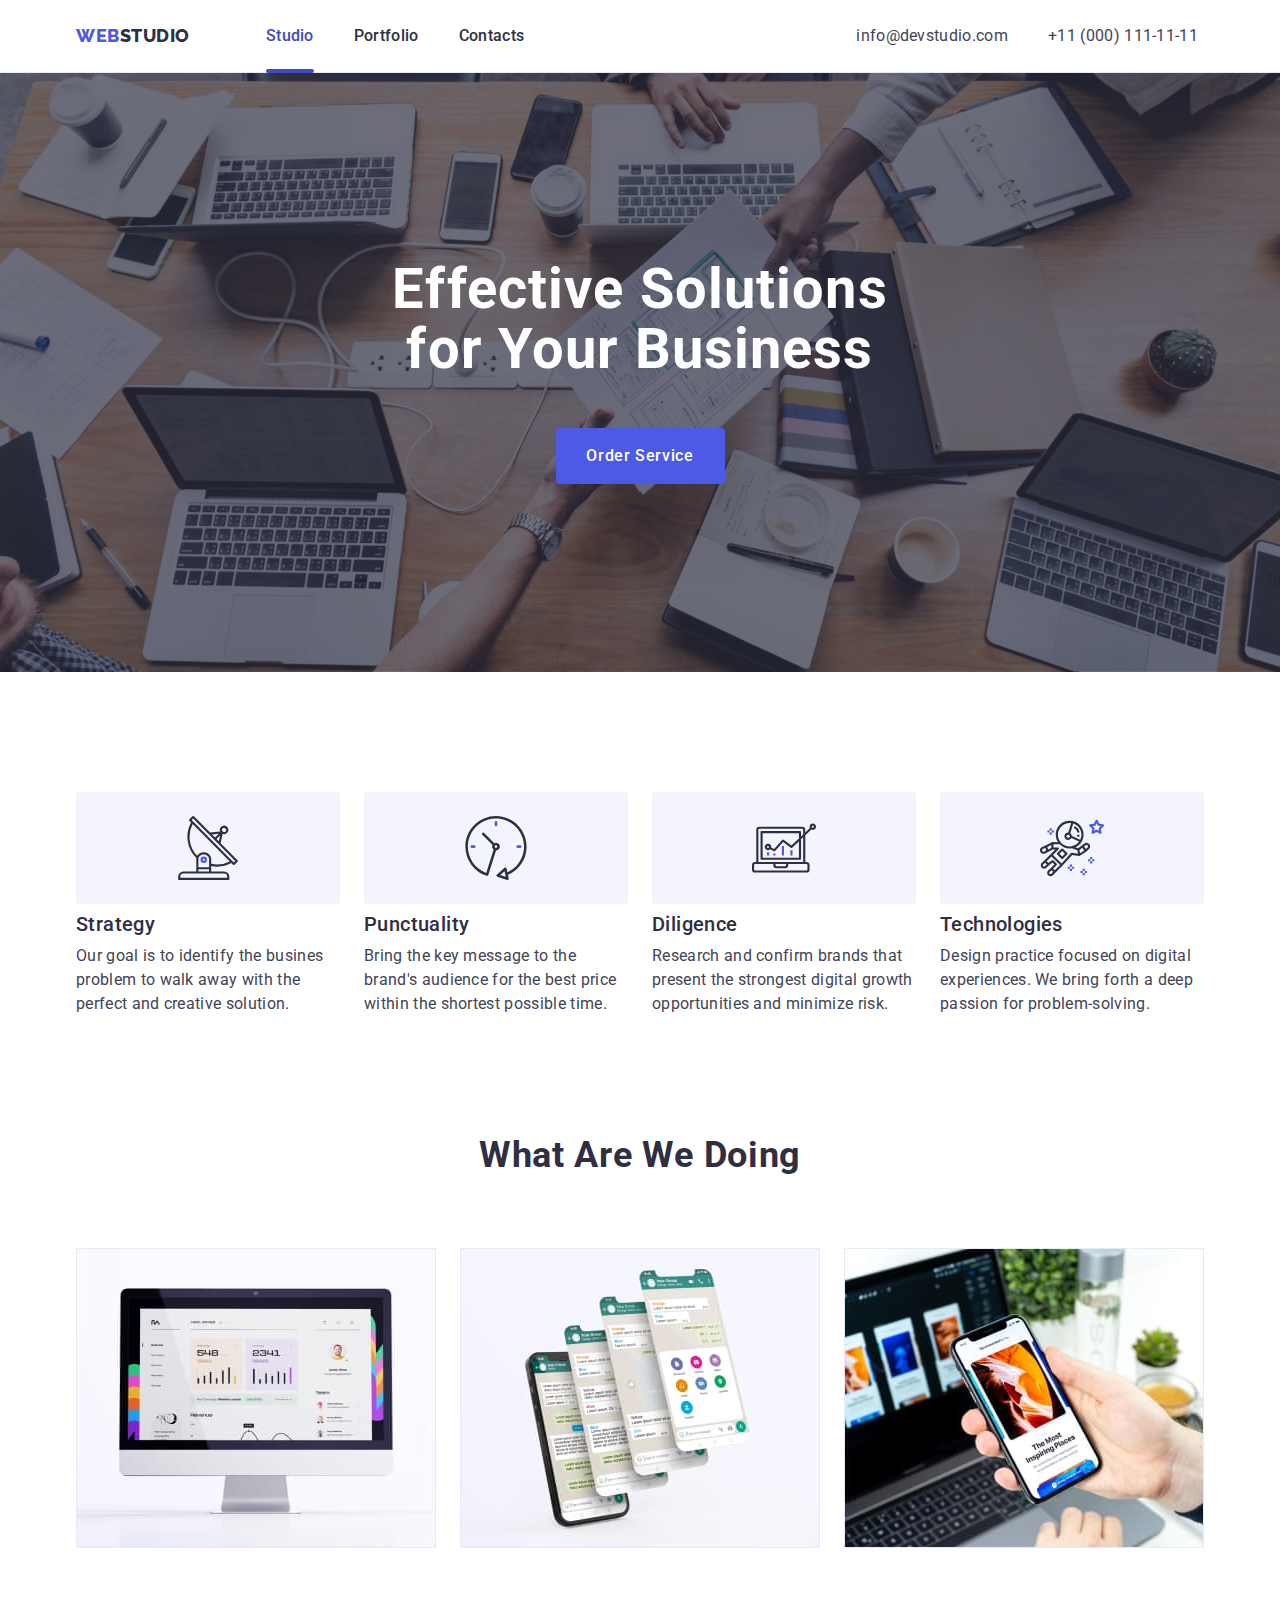
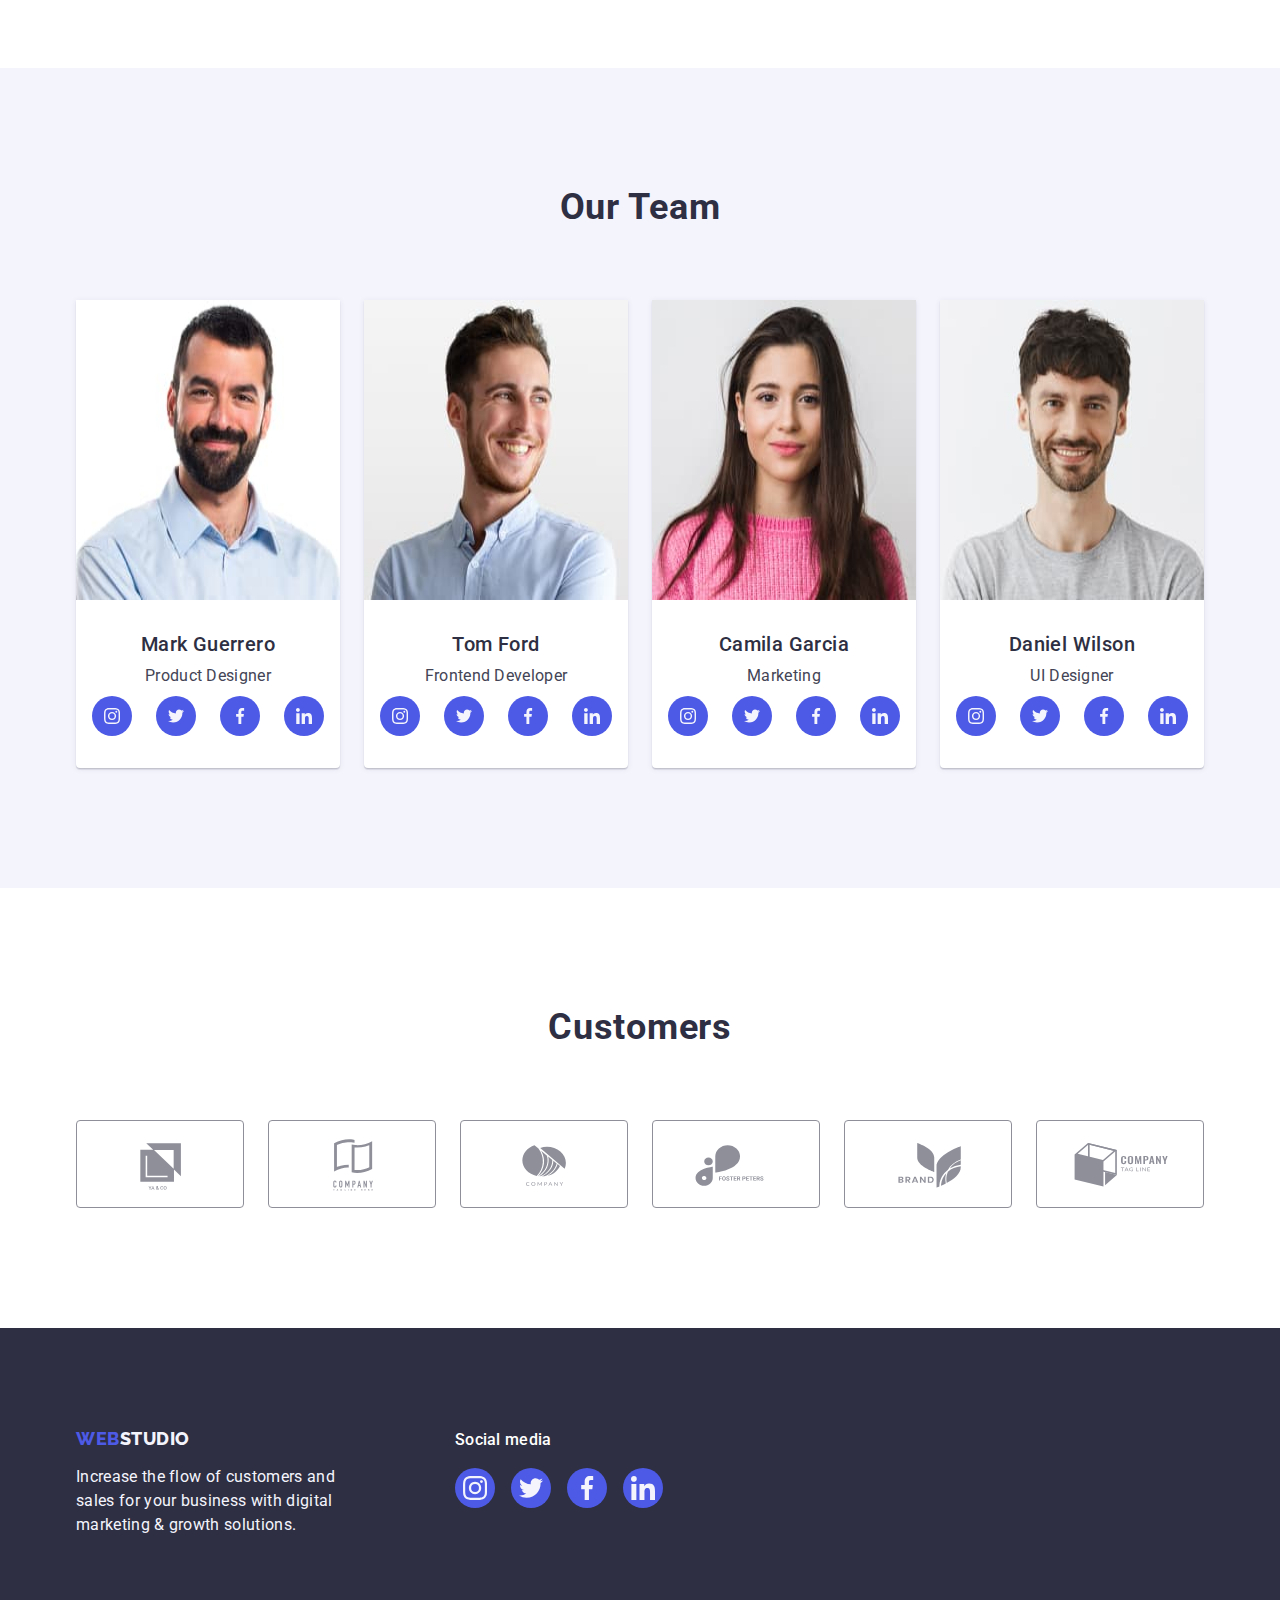
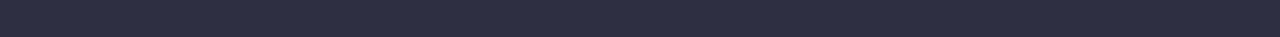
<file: index.html>
<!DOCTYPE html>
<html lang="en">
  <head>
    <meta charset="UTF-8" />
    <meta http-equiv="X-UA-Compatible" content="IE=edge" />
    <meta name="viewport" content="width=device-width, initial-scale=1.0" />
    <link rel="preconnect" href="https://fonts.googleapis.com"> 
<link rel="preconnect" href="https://fonts.gstatic.com" crossorigin> 
<link href="https://fonts.googleapis.com/css2?family=Raleway:wght@800&family=Roboto:wght@400;500;700;900&display=swap" rel="stylesheet">

<link rel="stylesheet" href="https://cdnjs.cloudflare.com/ajax/libs/modern-normalize/2.0.0/modern-normalize.min.css" 
integrity="sha512-4xo8blKMVCiXpTaLzQSLSw3KFOVPWhm/TRtuPVc4WG6kUgjH6J03IBuG7JZPkcWMxJ5huwaBpOpnwYElP/m6wg=="
 crossorigin="anonymous" referrerpolicy="no-referrer" />
 <link rel="stylesheet" href="./css/style.css" />

<title>Document</title>
  </head>
  <body>
   
    <header class="header">
      
      <div class="logo-nav-address container">
      <nav class="logo-nav">
        <a class="logo link" href="./index.html">Web<span class="logo-part">Studio</span></a>

          <ul class="menu">
            <li><a class="underline link " href="./index.html">Studio</a></li>
          <li><a class="page-description link" href="./portfolio.html">Portfolio</a></li>
          <li><a class="page-description link" href="">Contacts</a></li>
         </ul>
    
        </nav>
      <address class="contact">
      <ul class="list">
       <li><a href="mailto:info@devstudio.com" class="address-description link">info@devstudio.com</a></li>
        <li><a href="tel:+110001111111" class="address-description link">+11 (000) 111-11-11</a></li>
      </ul>

    </address>
  </div>
</header>
 

<main>
     
    <section class="hero">
      <div class="container hero-container">
          
      <h1 class="hero-title">Effective Solutions
        for Your Business</h1>
   
    <button class="button hero-button" type="button" data-modal-open="">Order Service</button>
  </div>
      
    </section>
 
  
    <section class="goals">
      <div class="container">
     <h2 class="visually-hidden">Goals</h2>
      <ul class="goals-list lists">
        <li class="goals-box">
          <div class="goals-icon-box">
          <svg width="64" height="64">
            <use href="./images/icons.svg#icon-antenna-1-2"></use>
          </svg>
        </div>
        <h3 class="goals-title">Strategy</h3>
      
          <p class="goals-paragraph">
            Our goal is to identify the busines 
            problem to walk away with the 
            perfect and creative solution. 
          </p>
        </li>
        <li class="goals-box">
          <div class="goals-icon-box">
            <svg width="64" height="64">
              <use href="./images/icons.svg#icon-clock-1-2"></use>
            </svg>
          </div>
          <h3 class="goals-title">Punctuality</h3>
          <p class="goals-paragraph">
            Bring the key message to the
            brand's audience for the best price
            within the shortest possible time.
          </p>
        </li>
        <li class="goals-box">
          <div class="goals-icon-box">
            <svg width="64" height="64">
              <use href="./images/icons.svg#icon-diagram-1-2"></use>
            </svg>
          </div>
          <h3 class="goals-title">Diligence</h3>
          <p class="goals-paragraph">
            Research and confirm brands that
            present the strongest digital growth
            opportunities and minimize risk.
          </p>
        </li>
        <li class="goals-box">
          <div class="goals-icon-box">
            <svg width="64" height="64">
              <use href="./images/icons.svg#icon-astronaut-1-2"></use>
            </svg>
          </div>
          <h3 class="goals-title">Technologies</h3>
          <p class="goals-paragraph">
           Design practice focused on digital
          experiences. We bring forth a deep 
          passion for problem-solving.
          </p>
        </li>
      </ul>
    </div>
    </section>
 
 
    <section class="what-are-we-doing">
      <div class="container">
      <h2 class="what-are-we-doing-title">What are we doing</h2>
      <ul class="what-are-we-doing-list list">
      <li class="what-are-we-doing-box">
        <img
        src="./images/img-laptop.jpg"
        alt="mac desktop on the white background, screen showing some data analisys"
        width="360"
        height="300"
        
      /></li>
      <li class="what-are-we-doing-box">
      <img
        src="./images/img-mobile.jpg"
        alt="mobile with 4 different screens of the same application"
        width="360"
        height="300"
        
      /></li>
      <li class="what-are-we-doing-box">
      <img
        src="./images/img-lap-mob.jpg"
        alt="hand of the man holding mobile searching for the most inspiring places,
        behind laptop on the desk with screen showing similar page"
        width="360"
        height="300"
       
      /></li>
    </ul>
  </div>
    </section>


    <section class="our-team">
      <div class="container">
      <h2 class="our-team-title">Our Team</h2>
      <ul class="our-team-title-list lists">
  <li class="our-team-box">
      <img
        src="./images/person-1.jpg"
        width="264"
        height="300"
        alt="portrait of the men"
      />
      <div class="our-team-name-paragraph">
      <h3 class="our-team-name">Mark Guerrero</h3>
      <p class="our-team-paragraph">Product Designer</p>
      <ul class="our-team-icon-box">
        <li class="our-team-list">
          <a href="#" class="our-team-icon">
        <svg class="our-team-icon-feature" width="16" height="16"><use href="./images/icons.svg#icon-instagram-2-3"></use></svg></a></li>
        <li class="our-team-list">
        <a href="#" class="our-team-icon">
         <svg class="our-team-icon-feature" width="16" height="16"><use href="./images/icons.svg#icon-twitter-1-3"></use></svg></a></li>
        <li class="our-team-list">
          <a href="#" class="our-team-icon">
         <svg class="our-team-icon-feature" width="16" height="16"><use href="./images/icons.svg#icon-facebook-1-3"></use></svg></a></li>
        <li class="our-team-list">
          <a href="#" class="our-team-icon">
         <svg class="our-team-icon-feature" width="16" height="16"><use href="./images/icons.svg#icon-linkedin-1-4"></use></svg></a></li>
      </ul>
    </div>
  </li>
  <li class="our-team-box">
    <img
      src="./images/person-2.jpg"
      width="264"
      height="300"
      alt="portrait of the men"
    />
    <div class="our-team-name-paragraph">
    <h3 class="our-team-name">Tom Ford</h3>
    <p class="our-team-paragraph">Frontend Developer</p>
    <ul class="our-team-icon-box">
      <li class="our-team-list">
        <a href="#" class="our-team-icon">
      <svg class="our-team-icon-feature" width="16" height="16"><use href="./images/icons.svg#icon-instagram-2-3"></use></svg></a></li>
      <li class="our-team-list">
      <a href="#" class="our-team-icon">
       <svg class="our-team-icon-feature" width="16" height="16"><use href="./images/icons.svg#icon-twitter-1-3"></use></svg></a></li>
      <li class="our-team-list">
        <a href="#" class="our-team-icon">
       <svg class="our-team-icon-feature" width="16" height="16"><use href="./images/icons.svg#icon-facebook-1-3"></use></svg></a></li>
      <li class="our-team-list">
        <a href="#" class="our-team-icon">
       <svg class="our-team-icon-feature" width="16" height="16"><use href="./images/icons.svg#icon-linkedin-1-4"></use></svg></a></li>
    </ul>
  </div>
</li>
<li class="our-team-box">
  <img
    src="./images/person-3.jpg"
    width="264"
    height="300"
    alt="portrait of the men"
  />
  <div class="our-team-name-paragraph">
  <h3 class="our-team-name">Camila Garcia</h3>
  <p class="our-team-paragraph">Marketing</p>
  <ul class="our-team-icon-box">
    <li class="our-team-list">
      <a href="#" class="our-team-icon">
    <svg class="our-team-icon-feature" width="16" height="16"><use href="./images/icons.svg#icon-instagram-2-3"></use></svg></a></li>
    <li class="our-team-list">
    <a href="#" class="our-team-icon">
     <svg class="our-team-icon-feature" width="16" height="16"><use href="./images/icons.svg#icon-twitter-1-3"></use></svg></a></li>
    <li class="our-team-list">
      <a href="#" class="our-team-icon">
     <svg class="our-team-icon-feature" width="16" height="16"><use href="./images/icons.svg#icon-facebook-1-3"></use></svg></a></li>
    <li class="our-team-list">
      <a href="#" class="our-team-icon">
     <svg class="our-team-icon-feature" width="16" height="16"><use href="./images/icons.svg#icon-linkedin-1-4"></use></svg></a></li>
  </ul>
</div>
</li>

<li class="our-team-box">
  <img
    src="./images/person-4.jpg"
    width="264"
    height="300"
    alt="portrait of the men"
  />
  <div class="our-team-name-paragraph">
  <h3 class="our-team-name">Daniel Wilson</h3>
  <p class="our-team-paragraph">UI Designer</p>
  <ul class="our-team-icon-box">
    <li class="our-team-list">
      <a href="#" class="our-team-icon">
    <svg class="our-team-icon-feature" width="16" height="16"><use href="./images/icons.svg#icon-instagram-2-3"></use></svg></a></li>
    <li class="our-team-list">
    <a href="#" class="our-team-icon">
     <svg class="our-team-icon-feature" width="16" height="16"><use href="./images/icons.svg#icon-twitter-1-3"></use></svg></a></li>
    <li class="our-team-list">
      <a href="#" class="our-team-icon">
     <svg class="our-team-icon-feature" width="16" height="16"><use href="./images/icons.svg#icon-facebook-1-3"></use></svg></a></li>
    <li class="our-team-list">
      <a href="#" class="our-team-icon">
     <svg class="our-team-icon-feature" width="16" height="16"><use href="./images/icons.svg#icon-linkedin-1-4"></use></svg></a></li>
  </ul>
</div>
</li>
</ul>
  </div>
</section>


<section class="customers">
  <div class="container">
<h2 class="customers-title">Customers</h2>
<ul class="customers-logos">
  <li class="customers-client-logo">
    <a href="#" class="customer-client-box">
      <svg class="customers-client" width="104" height="56">
        <use href="./images/icons.svg#icon-Client-1-2"></use></svg></a></li>

  <li class="customers-client-logo">
    <a href="#" class="customer-client-box">
      <svg class="customers-client" width="104" height="56">
        <use href="./images/icons.svg#icon-Client-2"></use></svg></a></li>

  <li class="customers-client-logo">
    <a href="#" class="customer-client-box">
      <svg class="customers-client" width="104" height="56">
        <use href="./images/icons.svg#icon-Client-3"></use></svg></a></li>
  
  <li class="customers-client-logo">
    <a href="#" class="customer-client-box">
      <svg class="customers-client" width="104" height="56">
        <use href="./images/icons.svg#icon-Client-4"></use></svg></a></li>  
                          
  <li class="customers-client-logo">
    <a href="#"  class="customer-client-box">
      <svg class="customers-client" width="104" height="56">
        <use href="./images/icons.svg#icon-Client-5"></use></svg></a></li>                         
 

  <li class="customers-client-logo">
    <a href="#" class="customer-client-box">
      <svg class="customers-client" width="104" height="56">
        <use href="./images/icons.svg#icon-Client-6"></use></svg></a></li>
</ul>
  </div>
</section>
</main>


<footer class="footer">
      <div class="container footer-box">
        <div class="footer-logo">
        <a href="./index.html" class="logo-part-foot link">WEB<span class="logo-foot" >Studio</span></a>
      <p class="footer-paragraph">Increase the flow of customers and <br/>sales for your business with
        digital <br/> marketing & growth solutions. </p>
      </div>
      <div class="footer-social-media">
        <p class="social-title">Social media</p>
        <ul class="footer-social">
          <li class="footer-social-feature">
            <a href="#" class="footer-link">
              <svg class="footer-social-icon" width="24" height="24">
                <use href="./images/icons.svg#icon-instagram-2-3"></use></svg></a></li>

          <li class="footer-social-feature">
            <a href="#" class="footer-link">
              <svg class="footer-social-icon" width="24" height="24">
                <use href="./images/icons.svg#icon-twitter-1-3"></use></svg></a></li>

          <li class="footer-social-feature">
            <a href="#" class="footer-link">
              <svg class="footer-social-icon" width="24" height="24">
                <use href="./images/icons.svg#icon-facebook-1-3"></use></svg></a></li>
      
          <li class="footer-social-feature">
            <a href="#" class="footer-link">
              <svg class="footer-social-icon" width="24" height="24">
                <use  href="./images/icons.svg#icon-linkedin-1-4"></use></svg></a></li>
      
        
        </ul>
      </div>
      </div>
    </footer>


    <div class="modal is-hidden" data-modal>
      <div class="modal-window">
   <button type="button" class="hero-button-close" data-modal-close>
        <svg class="hero-button-feature" width="8" height="8"><use href="./images/icons.svg#icon-close-black-18dp-2-1-4"></use></svg>
      </button>
    </div>
    
</div>



 <script src="./js/modal.js"></script>
  </body>
</html>
</file>
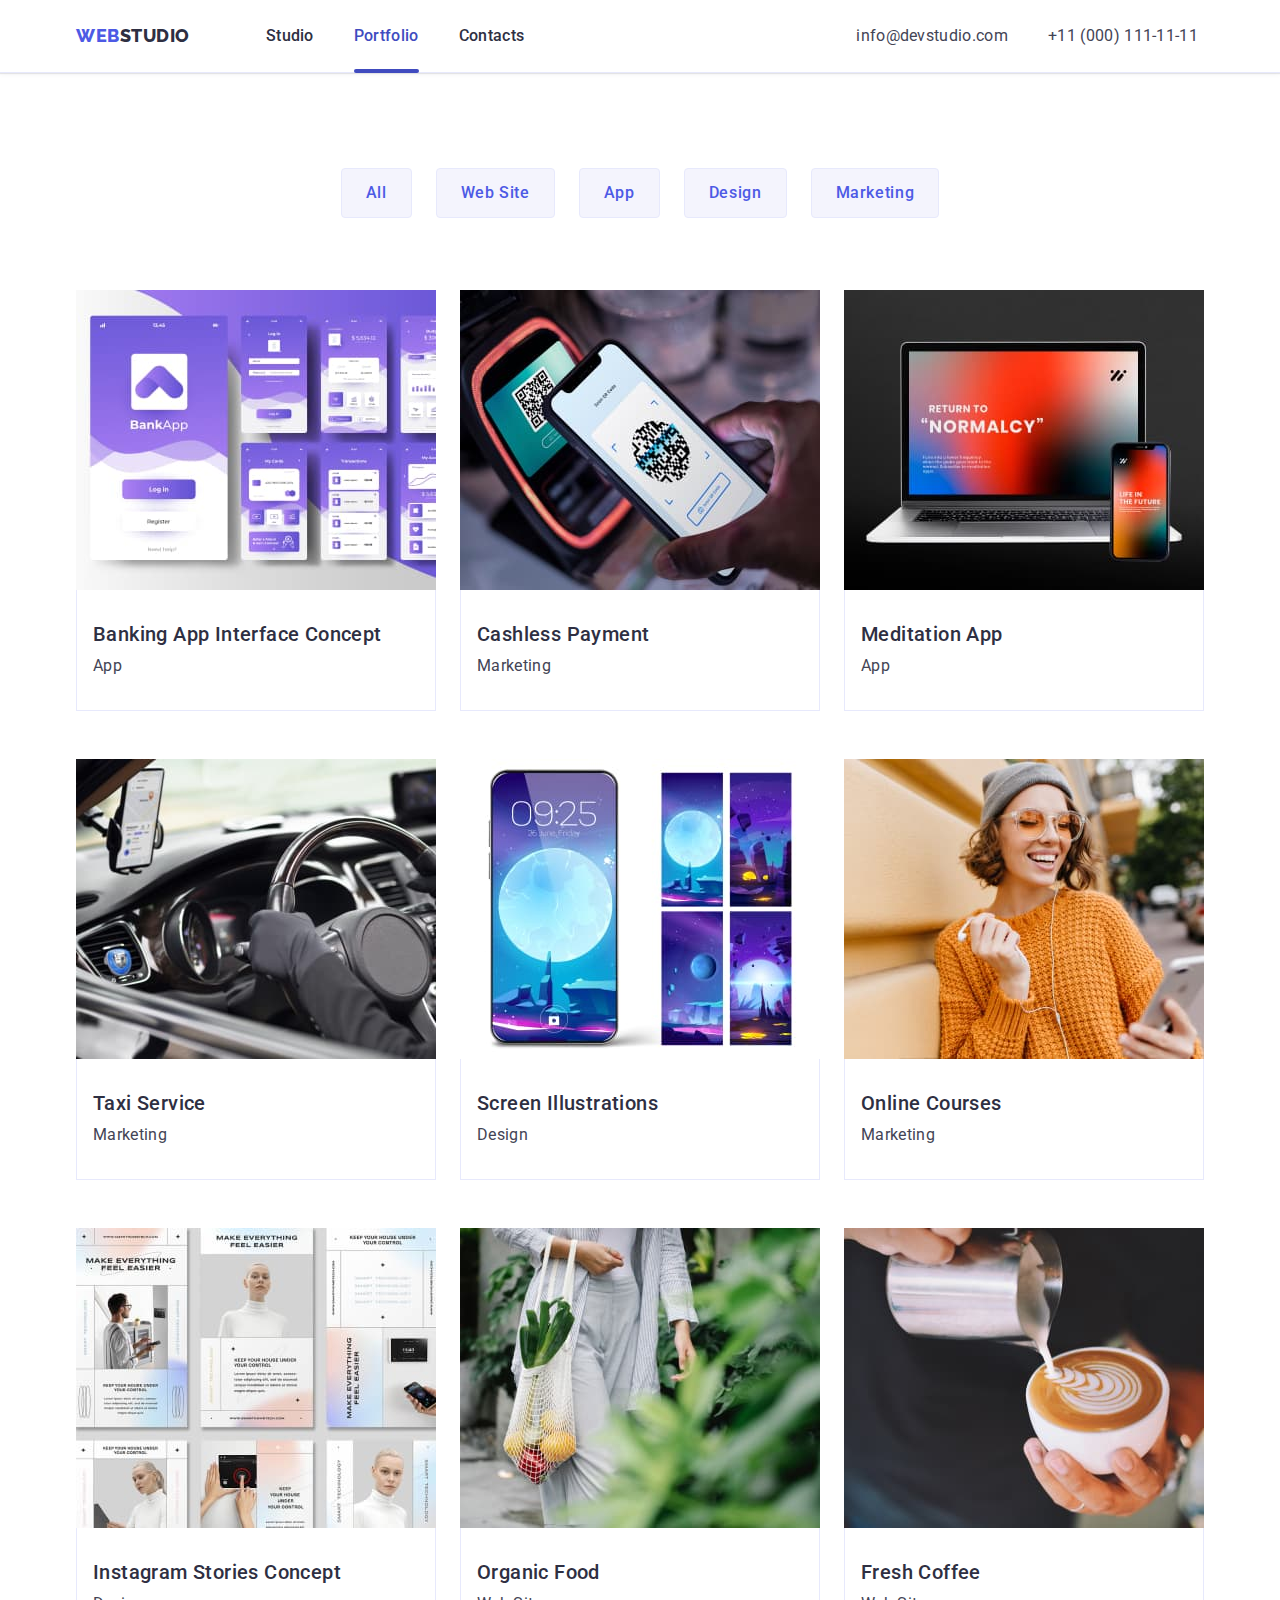
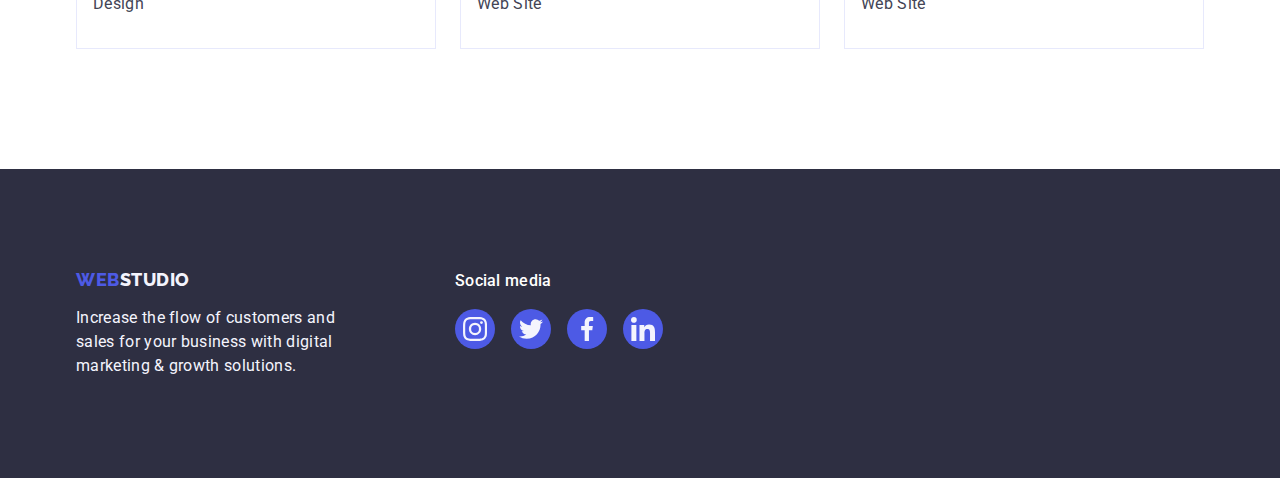
<file: portfolio.html>
<!DOCTYPE html>
<html lang="en">
  <head>
    <meta charset="UTF-8" />
    <meta http-equiv="X-UA-Compatible" content="IE=edge" />
    <meta name="viewport" content="width=device-width, initial-scale=1.0" />
    <link rel="preconnect" href="https://fonts.googleapis.com"> 
<link rel="preconnect" href="https://fonts.gstatic.com" crossorigin> 
<link href="https://fonts.googleapis.com/css2?family=Raleway:wght@800&family=Roboto:wght@400;500;700;900&display=swap" rel="stylesheet">

<link rel="stylesheet" href="https://cdnjs.cloudflare.com/ajax/libs/modern-normalize/2.0.0/modern-normalize.min.css" 
integrity="sha512-4xo8blKMVCiXpTaLzQSLSw3KFOVPWhm/TRtuPVc4WG6kUgjH6J03IBuG7JZPkcWMxJ5huwaBpOpnwYElP/m6wg=="
 crossorigin="anonymous" referrerpolicy="no-referrer" />
 <link rel="stylesheet" href="./css/style.css" />
 
<title>Document</title>
  </head>
  <body>
   
    <header class="header">
      
      <div class="logo-nav-address container">
      <nav class="logo-nav">
        <a class="logo link" href="./index.html">Web<span class="logo-part">Studio</span></a>
     
          <ul class="menu">
            <li><a class="page-description link" href="./index.html">Studio</a></li>
          <li><a class="link underline" href="./portfolio.html">Portfolio</a></li>
          <li><a class="page-description link" href="">Contacts</a></li>
         </ul>
       
        </nav>
      <address class="contact">
      <ul class="list">
       <li><a href="mailto:info@devstudio.com" class="address-description link">info@devstudio.com</a></li>
        <li><a href="tel:+110001111111" class="address-description link">+11 (000) 111-11-11</a></li>
      </ul>

    </address>
  </div>
</header>
    <main>
    <section class="main-section">
        <div class="container">
        <h1 class="visually-hidden">PROJECTS</h1>
        <ul class="filter-list list">
           <li><button class="filter" type="button">All</button></li>
           <li><button class="filter" type="button">Web Site</button></li>
            <li><button class="filter" type="button">App</button></li>
            <li><button class="filter" type="button">Design</button></li>
            <li><button class="filter" type="button">Marketing</button></li>
        </ul>
 
    <ul class="project list">
  <li class="project-box link">
  
            <a href="#" class="project-link link" >
              <div class="project-animation">
                <img
            src="./images/img-1.jpg"
            alt="photo of banking application"
            width="360"
            height="300" 
            />
                <p class="project-animation-text">14 Stylish and User-Friendly App Design 
                  Concepts · Task Manager App · Calorie 
                  Tracker App · Exotic Fruit Ecommerce 
                  App · Cloud Storage App
                </p>
            </div>  
           
  
        <div class="project-title-paragraph">
            <h2 class="project-title">Banking App Interface Concept</h2>
            <p class="project-paragraph">App</p>
        </div> </a>    
  </li>


        <li class="project-box link">
            <a href="#" class="project-link link">
              <div class="project-animation">
            <img
            src="./images/img-2.jpg"
            alt="photo of someone paying with mobile phone"
            width="360"
            height="300"
           />
           <p class="project-animation-text">14 Stylish and User-Friendly App Design 
            Concepts · Task Manager App · Calorie 
            Tracker App · Exotic Fruit Ecommerce 
            App · Cloud Storage App
          </p></div> 
            <div class="project-title-paragraph">
        <h2 class="project-title">Cashless Payment</h2>
            <p class="project-paragraph">Marketing</p> 
    
        </div></a>  
        </li>


        <li class="project-box link">
           <a href="#" class="project-link link">
            <div class="project-animation">
            <img
            src="./images/img-3.jpg"
            alt="photo of laptop and mobile"
            width="360"
            height="300"
            />
            <p class="project-animation-text">14 Stylish and User-Friendly App Design 
              Concepts · Task Manager App · Calorie 
              Tracker App · Exotic Fruit Ecommerce 
              App · Cloud Storage App
            </p>
          </div>
            <div class="project-title-paragraph">
            <h2 class="project-title">Meditation App</h2>
            <p class="project-paragraph">App</p>
        </div>
        </a> 
        </li>


        <li class="project-box link">
            <a href="#" class="project-link link">
              <div class="project-animation">
            <img
            src="./images/img-4.jpg"
            alt="photo of driver holding stearing wheel in taxi"
            width="360"
            height="300"
           />
           <p class="project-animation-text">14 Stylish and User-Friendly App Design 
            Concepts · Task Manager App · Calorie 
            Tracker App · Exotic Fruit Ecommerce 
            App · Cloud Storage App
          </p>
           </div>
           <div class="project-title-paragraph">
            <h2 class="project-title">Taxi Service</h2>
            <p class="project-paragraph">Marketing</p>
        </div>
        </a>
        </li>



        <li class="project-box link">
            <a href="#" class="project-link link">
              <div class="project-animation">
            <img
            src="./images/img-5.jpg"
            alt="photo of 6 different screen illustration"
            width="360"
            height="300"
           />
           <p class="project-animation-text">14 Stylish and User-Friendly App Design 
            Concepts · Task Manager App · Calorie 
            Tracker App · Exotic Fruit Ecommerce 
            App · Cloud Storage App
          </p>
           </div>
           <div class="project-title-paragraph">
            <h2 class="project-title">Screen Illustrations</h2>
            <p class="project-paragraph">Design</p>
        </div>
        </a>
        </li>


        <li class="project-box link">
            <a href="#" class="project-link link">
              <div class="project-animation">
            <img
            src="./images/img-6.jpg"
            alt="photo of girl talking on the phone through video call on the street"
            width="360"
            height="300"
           />
           <p class="project-animation-text">14 Stylish and User-Friendly App Design 
            Concepts · Task Manager App · Calorie 
            Tracker App · Exotic Fruit Ecommerce 
            App · Cloud Storage App
          </p>
              </div>
           <div class="project-title-paragraph">
            <h2 class="project-title">Online Courses</h2>
            <p class="project-paragraph">Marketing</p>
            </div>
            </a>
            </li>


        <li class="project-box link">
            <a href="#" class="project-link link">
              <div class="project-animation">
            <img
            src="./images/img-7.jpg"
            alt="photo of few instagram accounts stories"
            width="360"
            height="300"
            />
            <p class="project-animation-text">14 Stylish and User-Friendly App Design 
              Concepts · Task Manager App · Calorie 
              Tracker App · Exotic Fruit Ecommerce 
              App · Cloud Storage App
            </p>
              </div>
            <div class="project-title-paragraph">
            <h2 class="project-title">Instagram Stories Concept</h2>
            <p class="project-paragraph">Design</p>
            </div>
            </a>
            </li>


        <li class="project-box link">
        <a href="#" class="project-link link">
          <div class="project-animation">
            <img
            src="./images/img-8.jpg"
            alt="photo of woman carrying bag full of fruit and veg"
            width="360"
            height="300"
           />
           <p class="project-animation-text">14 Stylish and User-Friendly App Design 
            Concepts · Task Manager App · Calorie 
            Tracker App · Exotic Fruit Ecommerce 
            App · Cloud Storage App
          </p>
           </div>
          
           <div class="project-title-paragraph">
            <h2 class="project-title">Organic Food</h2>
            <p class="project-paragraph">Web Site</p>
           </div>
           </a>
           </li>


        <li class="project-box link">
            <a href="#" class="project-link link">
              <div class="project-animation">
            <img
            src="./images/img-9.jpg"
            alt="photo of barrista making latte with flowers design from  milk"
            width="360"
            height="300"
          />
          <p class="project-animation-text">14 Stylish and User-Friendly App Design 
            Concepts · Task Manager App · Calorie 
            Tracker App · Exotic Fruit Ecommerce 
            App · Cloud Storage App
          </p>
          </div>
          <div class="project-title-paragraph">
            <h2 class="project-title">Fresh Coffee</h2>
            <p class="project-paragraph">Web Site</p>
        </div>
        </a>
        </li>
        </ul>
</div>
  </section>
</main>
<footer class="footer">
  <div class="container footer-box">
    <div class="footer-logo">
    <a href="./index.html" class="logo-part-foot link">WEB<span class="logo-foot" >Studio</span></a>
  <p class="footer-paragraph">Increase the flow of customers and <br/>sales for your business with
    digital <br/> marketing & growth solutions. </p>
  </div>
  <div class="footer-social-media">
    <p class="social-title">Social media</p>
    <ul class="footer-social">
      <li class="footer-social-feature">
        <a href="#" class="footer-link">
          <svg class="footer-social-icon" width="24" height="24">
            <use href="./images/icons.svg#icon-instagram-2-3"></use></svg></a></li>

      <li class="footer-social-feature">
        <a href="#" class="footer-link">
          <svg class="footer-social-icon" width="24" height="24">
            <use href="./images/icons.svg#icon-twitter-1-3"></use></svg></a></li>

      <li class="footer-social-feature">
        <a href="#" class="footer-link">
          <svg class="footer-social-icon" width="24" height="24">
            <use href="./images/icons.svg#icon-facebook-1-3"></use></svg></a></li>
  
      <li class="footer-social-feature">
        <a href="#" class="footer-link">
          <svg class="footer-social-icon" width="24" height="24">
            <use  href="./images/icons.svg#icon-linkedin-1-4"></use></svg></a></li>
  
    
    </ul>
  </div>
  </div>
</footer>
  </body>
</html>
</file>
<file: css/style.css>
* { 
    box-sizing: border-box;
    margin: 0;
    padding: 0;
}

body{
    font-family:'Roboto',sans-serif;
    color:#434455;
    background-color:var(--white);  }

:root{
    --purple:#4D5AE5;
    --navy-blue:#2E2F42;
    --grey-paragraphs:#434455;
    --off-white:#F4F4FD;
    --white:#FFF;           }
img{
    display: block;
}

.underline{
    position:relative;
    color:#404bbf;
    font-size: 16px;
    line-height: 1.5;
    font-weight: 500;
    letter-spacing: 0.02em;
    text-decoration: none;
    padding: 24px 0;
  
    transition-property: color;
transition-duration:250ms;
transition-timing-function:cubic-bezier(0.4, 0, 0.2, 1 );
  
   
}

.underline::after{
    position:absolute;
    content:"";
    top:67px;
    left:0;
    color:#404bbf;
    
    background-color: #404bbf;
    border-radius: 2px;
    height:4px;
    width:100%;
    bottom:-1px;


}
.visually-hidden {
    position: absolute;
    width: 1px;
    height: 1px;
    margin: -1px;
    border: 0;
    padding: 0;
    white-space: nowrap;
    clip-path: inset(100%);
    clip: rect(0 0 0 0);
    overflow: hidden;
  }

.header{
  outline: 1px solid #e7e9fc;  
    box-shadow: 0px 2px 1px rgba(46, 47, 66, 0.08), 
    0px 1px 1px rgba(46, 47, 66, 0.16), 0px 1px 6px rgba(46, 47, 66, 0.08);
    }

.logo{
    font-family: 'Raleway', sans-serif;
    color:#4D5AE5;
    font-size:18px;
    line-height: 1.17;
    font-weight: 800;
    letter-spacing: 0.03em;
    text-transform: uppercase;}

.container{
    width: 1158px;
    margin:0 auto;
padding:0 15px;}
    
.visually-hidden{
    display: none;}

.logo-nav-address{
    display:flex;
    padding: 0 15px;
    gap:332px; }

.logo-nav{
    display:flex;
   align-items: center;}


.logo{
    margin-right: 76px;}

.menu{
padding:24px 0;
gap:40px;
display: flex;
list-style: none;
font-style:normal;

  }


.logo-part{
color:#2E2F42;}


.link{
text-decoration:none;
}

.pages{
    list-style: none;
    text-decoration:none;}


.page-description{
    color:#2E2F42;
    font-size: 16px;
    line-height: 1.5;
    font-weight: 500;
    letter-spacing: 0.02em;
    text-decoration: none;
    padding: 24px 0;
  
    transition-property: color;
transition-duration:250ms;
transition-timing-function:cubic-bezier(0.4, 0, 0.2, 1 );
}


.page-description:hover,
.page-description:focus{
    color:#404bbf;}


.lists{
    list-style: none;
    font-style:normal;
 display: flex;
 gap: 24px;

}

.list{
    list-style: none;
    font-style:normal;
 display: flex;
 gap:40px;}

.address-description{
    color:#434455;
    font-size: 16px;
    line-height: 1.5;
    letter-spacing: 0.32px;
    text-decoration: none;
    transition-property: color;
    transition-duration:250ms;
    transition-timing-function:cubic-bezier(0.4, 0, 0.2, 1 );}


.address-description:hover,
.address-description:focus{
    color:#404bbf; }

.contact{
    font-style: normal;
    display: flex; 
 align-items: center;  }

.hero{
    background-color: #2e2f42;
    padding: 188px 0; 
background-image: linear-gradient(rgba(46, 47, 66, 0.7), rgba(46, 47, 66, 0.7)), 
url(../images/background.jpg);
max-width:1440px;
background-repeat: no-repeat;
background-position: center;
background-size: cover;
margin:0 auto;}

.hero-main{
    display: flex;
    flex-direction: column;
    justify-content: center;
    align-items: center;
    gap: 20px;  
}

.hero-container{
    display: flex;
    flex-direction: column;
    align-items: center;
}

.hero-title{
color:#FFF;
text-align: center;
font-size: 56px;
font-weight: 700;
line-height: 1.07;
letter-spacing: 1.12px;
 max-width:496px; 
}

.hero-button{
font-family:'Roboto', sans-serif; 
background-color:#4D5AE5;
color:#FFF;
font-size: 16px;
font-weight: 500;
line-height: 1.5;
letter-spacing: 0.64px;
cursor:pointer; 
display: block;
min-width: 169px;
height: 56px;
border: none;
border-radius: 4px;
margin-top: 48px;
transition:background-color 250ms cubic-bezier(0.4, 0, 0.2, 1); }

.hero-button:hover,
.hero-button:focus{
 
  background-color:#404bbf; 
border:none;  
 }

h2{
    color:#2E2F42;}

.goals{
    padding: 120px 0;}

   
.goals-box{
    list-style: none;
    width: calc((100% - 72px) / 4);   }
  




.goals-title{
    color: var(--navy-blue);
    font-size: 20px;
    font-weight: 500;
    line-height: 1.2;
    letter-spacing: 0.4px;
    margin-bottom: 8px;}

.goals-paragraph{
    color:var(--grey-paragraphs);
    font-size: 16px;
    line-height:1.5;
    letter-spacing: 0.02em;}

   
    .goals-icon-box{
        width: 264px;
        height: 112px;
       background-color: #F4F4FD;
        border-radius: 4px;
        display: flex;
        align-items: center;
        justify-content: center;
        margin-bottom: 8px;
    cursor: pointer;  }

.what-are-we-doing{
    padding-bottom: 120px;  }

.what-are-we-doing-list{
list-style-type: none;
display: flex;
gap: 24px; 
}


.what-are-we-doing-title{
    color: var(--navy-blue);
    font-size: 36px;
    font-weight: 700;
    line-height: 1.11;
    letter-spacing: 0.02em;
    text-align: center;
    text-transform: capitalize;
    margin-bottom:72px; }

.what-are-we-doing-box{
    flex-basis: calc((100% - 3 * 16px) / 3);  
   }

.our-team{
    background-color: #F4F4FD;
    padding: 120px 0;   }


.our-team-title{
        color:var(--navy-blue);
        font-size: 36px;
        font-weight: 700;
        line-height: 1.11;
        letter-spacing: 0.72px;
        text-align: center;
        text-transform: capitalize;
      
       margin-bottom: 72px;}

.our-team-title-list{
    list-style: none;
    display: flex;
    }


.our-team-box{
    width: calc((100% - 72px) / 4); 
    background-color: #FFFFFF ;
    border-radius: 0px 0px 4px 4px; 
    box-shadow: 0px 1px 6px rgba(46, 47, 66, 0.08), 
    0px 1px 1px rgba(46, 47, 66, 0.16), 0px 2px 1px rgba(46, 47, 66, 0.08);
}
.our-team-list{
    width:40px;
    height:40px;
}
.our-team-name-paragraph{
    padding: 32px 0px; }

.our-team-name{
    color: var(--navy-blue);
    font-size: 20px;
    font-weight: 500;
    line-height: 1.2;
    letter-spacing: 0.4px;
    text-align: center;
    margin-bottom: 8px; }



.our-team-paragraph{
    color: var(--grey-paragraphs);
    font-size: 16px;
    line-height: 1.5;
    letter-spacing: 0.32px;
text-align: center;
}

.our-team-icon-box{
   
    list-style-type: none;
    display: flex;
    gap:24px;
   justify-content: center;
   margin-top: 8px;  }


.our-team-icon{
    width:100%;
    height:100%;
    display:flex;
    justify-content: center;
    align-items: center;
    width: 40px;
   height: 40px;
background-color: #4D5AE5;
  border-radius: 50%;
  transition-property: background-color;
  transition-duration:250ms ;
  transition-timing-function:cubic-bezier(0.4, 0, 0.2, 1 );}


.our-team-icon:hover,
.our-team-icon:focus{
   background-color:#404bbf; }

.our-team-icon-feature{
    fill:#f4f4fd;
}
.customers{
    padding: 120px 0;
}
  .customers-title{
   text-align:center;
   font-size: 36px;
   font-weight: 700;
   letter-spacing: 0.72px;
   line-height:1.11; 
   color:#2E2F42;
   margin-bottom: 72px;
  
  }
  .customers-client-logo{
   height:88px;
   width: calc((100% - 120px) / 6);
  }
  .customer-client-box{
    width:100%;
    height:100%;
    border: 1px solid #8e8f99;
    border-radius: 4px;
    display: flex;
    align-items: center;
    justify-content: center;
    color: #8e8f99;
    transition-property: border-color, color;
   transition-duration:250ms ;
    transition-timing-function: cubic-bezier(0.4, 0, 0.2, 1);
}

.customer-client-box:hover,
.customer-client-box:focus {
    border-color:#404bbf;
    color:#404bbf;
}



.customers-logos{
    list-style-type: none;
    display: flex;
    gap:24px;
    margin-top: 72px;
  
   
}
.customers-client{
    fill: currentColor;
    width:168px;
    height:88px;
    

}
.footer{
    background-color: #2e2f42;
    padding: 100px 0;}


.logo-part-foot{
    color: var(--purple);
    font-family: 'Raleway', sans-serif;
    font-size: 18px;
    font-weight: 800;
    line-height: 1.17;
    letter-spacing: 0.54px;
    text-transform: uppercase;
    text-decoration: none;
display: inline-block;
margin-bottom: 16px;}

.footer-box{
    display:flex;
    align-items: baseline;
    
}

.footer-logo{
    margin-right: 120px;
}
.logo-foot{
    color:var(--off-white);}


.footer-paragraph{
    color: var(--off-white);
    font-size: 16px;
    line-height: 1.5;
    letter-spacing: 0.32px;
 
    max-width: 264px;}

 
    .social-title{
        color:#FFF;
        font-size: 16px;
        font-weight: 500;
        line-height: 1.5;
        letter-spacing: 0.32px;
        margin-bottom: 16px;

    }

    .footer-social{
        list-style-type: none;
    display: flex;
    gap:16px;
}

.footer-social-feature{
    height:40px;
    width:40px;
    cursor: pointer;
}
.footer-link{
    width:100%;
    height:100%;
    background-color: #4d5ae5;
    border-radius: 50%;
    display:flex;
        justify-content: center;
        align-items: center;
        transition-property: background-color;
        transition-duration:250ms;
        transition-timing-function: cubic-bezier(0.4, 0, 0.2, 1); 
}

.footer-link:hover,
.footer-link:focus {
    background-color: #31d0aa;  
}

    .footer-social-icon{
      fill:#f4f4fd;
      }

/*/==================== PORTFOLIO ====================================/*/

.main-section{
    padding: 96px 0 120px 0;    }


.filter-list{
    list-style: none;
    display: flex;
    justify-content: center;
gap:24px;
margin-bottom: 72px; }


.filter{
    color:#4D5AE5;
    font-size: 16px;
    font-weight: 500;
    line-height: 1.5;
    letter-spacing: 0.04em;
    background-color: #F4F4FD;
    font-family: "Roboto", sans-serif;
    cursor:pointer;
    padding: 12px 24px;
    border: 1px solid #e7e9fc;
    border-radius: 4px;
    transition:color 250ms cubic-bezier(0.4, 0, 0.2, 1), background-color 250ms cubic-bezier(0.4, 0, 0.2, 1),
    border-color 250ms cubic-bezier(0.4, 0, 0.2, 1),box-shadow 250ms cubic-bezier(0.4, 0, 0.2, 1);
    
}


.filter:hover,
.filter:focus{
    color:#FFFFFF;
    background-color: #404bbf;
    border: 1px solid transparent;
    box-shadow: 0px 3px 1px rgba(0, 0, 0, 0.1), 
    0px 2px 1px rgba(0, 0, 0, 0.08), 0px 2px 2px rgba(0, 0, 0, 0.12); 
    transform: translateY(0%);
   
}

  


.project {
list-style: none;
display: flex;
flex-wrap: wrap;
column-gap: 24px; 
row-gap: 48px; 
 }

.project-box{
    width: calc((100% - 48px) / 3); }

 .project-box:hover .project-animation-text{
    transform:translateY(0);
 }   


.project-title-paragraph{
    padding: 32px 16px;
    border: 1px solid #e7e9fc;
    border-top: none;
}

.project-title{
    color: #2e2f42;
    font-size: 20px;
    font-weight: 500;
    line-height: 1.2;
    letter-spacing:0.02em;
    margin-bottom: 8px;}


.project-paragraph{
    color: #434455;
    font-size: 16px;
    line-height: 1.5;
    letter-spacing: 0.02em;
  }

  .project-link{
    display: block; 
   transition: box-shadow 250ms cubic-bezier(0.4, 0, 0.2, 1);
  
  }



  .project-link:hover,
  .project-link:focus{
   box-shadow: 0px 1px 6px rgba(46, 47, 66, 0.08), 
    0px 1px 1px rgba(46, 47, 66, 0.16), 0px 2px 1px rgba(46, 47, 66, 0.08);
    transition-timing-function: cubic-bezier(0.4, 0, 0.2, 1);
    transform: translateY(0%);
  }



  .project-animation-text{
    position: absolute;
    top:0;
    font-size: 16px;
    line-height: 1.5;
    letter-spacing: 0.02em;
    color: #f4f4fd; 
    padding:40px 32px;
    background-color: #4d5ae5;
    height: 100%;
    width: 100%;
    transition: transform;
    transition-duration: 250ms;
    transition-timing-function: cubic-bezier(0.4, 0, 0.2, 1);
    transform: translateY(100%);
  
  }

  .project-animation{
    position: relative;
    overflow:hidden;
  }

  .project-link:hover .project-animation-text, 
  .project-link:focus .project-animation-text
  {
   transform: translateY(0%) 
  }

  /*====================modal js ===========================================*/
/*.modal{
    width:408px;
    height:584px;
    background-color: #FCFCFC;
    border-radius:4px;
    box-shadow:  0px 2px 1px 0px rgba(0, 0, 0, 0.20),
     0px 1px 3px 0px rgba(0, 0, 0, 0.12), 0px 1px 1px 0px rgba(0, 0, 0, 0.14);
     margin:auto;
     position: absolute;} */

      /*  .hero-button-close{
      background-color: #FFFFFF;
        position: absolute;
        inset: 0 0 auto auto;
        width:24px;
        height:24px;
        border-radius: 50%;
        border:1px solid rgba(0,0,0, 0.1);
        cursor:pointer;
        margin-top: 24px;
        margin-right: 24px;

      
    }

    .hero-button-feature{

        fill:#E7E9FC;} */
       
    

.modal{
    position: fixed;
    top:0;
    left:0;
    width: 100%;
    height:100%;
    background-color: rgba( 46,47,66,0.4);
    transition-property: opacity, visibility;
    transition-duration: 250ms;
    transition-timing-function: cubic-bezier(0.4,0,0.2,1);
}
  .is-hidden{
    pointer-events:none;
    visibility: hidden;
    opacity: 0;
    transform: translateX(-50%) translateY(-50%) scale(0) rotate(0deg)
    skew(40deg,40deg); }


.modal-window{
    position: absolute;
    top:50%;
    left:50%;
    transform: translate(-50%, -50%)scale(1);
    width:408px;
   min-height:584px;
    background-color: #fcfcfc;
    box-shadow:  0px 1px 1px rgba(0, 0, 0, 0.14), 
    0px 1px 3px rgba(0, 0, 0, 0.12), 0px 2px 1px rgba(0, 0, 0, 0.2); 
    border-radius: 4px;
    transition-property: transform;
    transition-duration: 250ms;
    transition-timing-function: cubic-bezier(0.4, 0, 0.2, 1);  
}

.hero-button-close{
    position: absolute;
    top:24px;
    right:24px;
    width:24px;
    height:24px;
    border-radius: 50%;
    display: flex;
    align-items: center;
    justify-content: center;
    background-color: #e7e9fc;
    border:1px solid rgba(0,0,0,0.1);
    padding:0;
    cursor: pointer;
    transition-property: background-color,border;
    transition-duration: 250ms;
    transition-timing-function: cubic-bezier(0.4, 0, 0.2, 1) ;

}

.hero-button-close:hover,
.hero-button-close:focus {
    background-color: #404bbf;
    border:none;
    fill: #ffffff; 
   
}

.hero-button-feature{
    width:8px;
    height:8px;
    transition-property: fill;
    transition-duration: 250ms;
    transition-timing-function: cubic-bezier(0.4,0,0.2,1);
}
</file>
